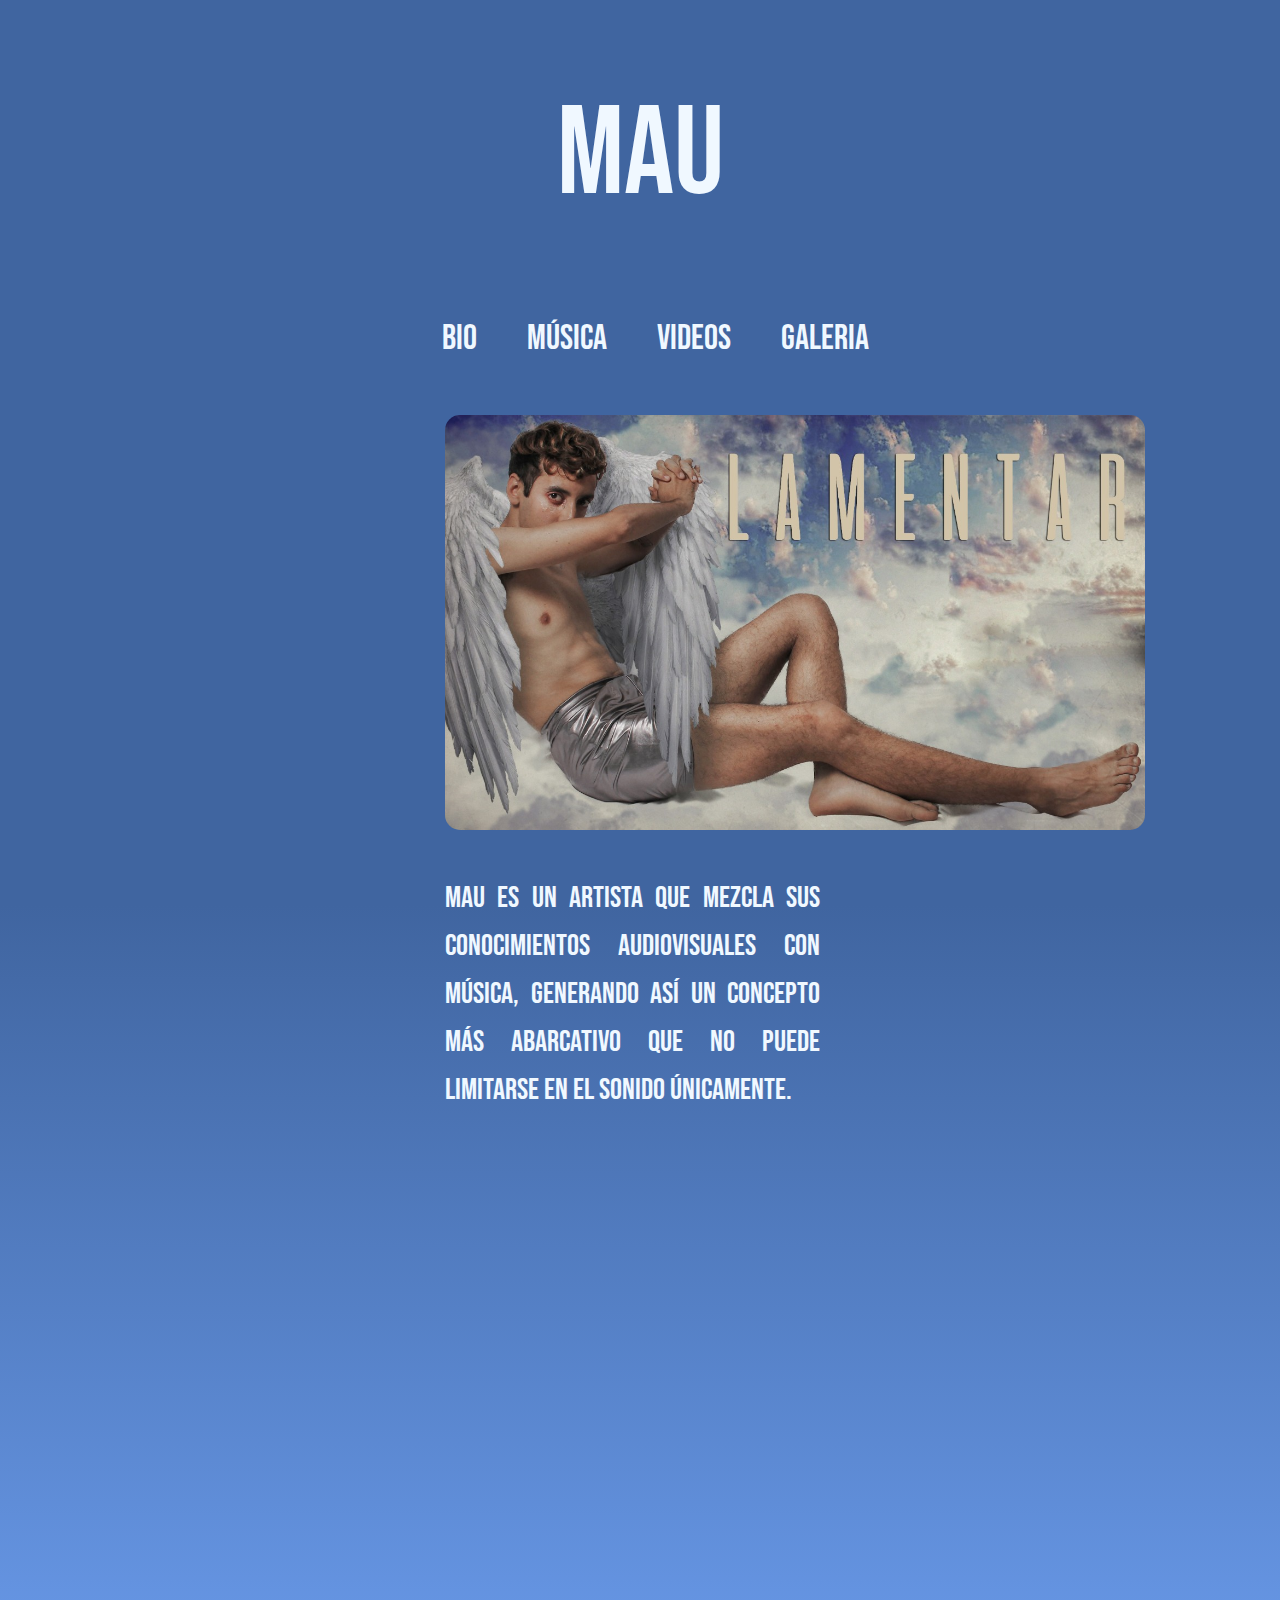
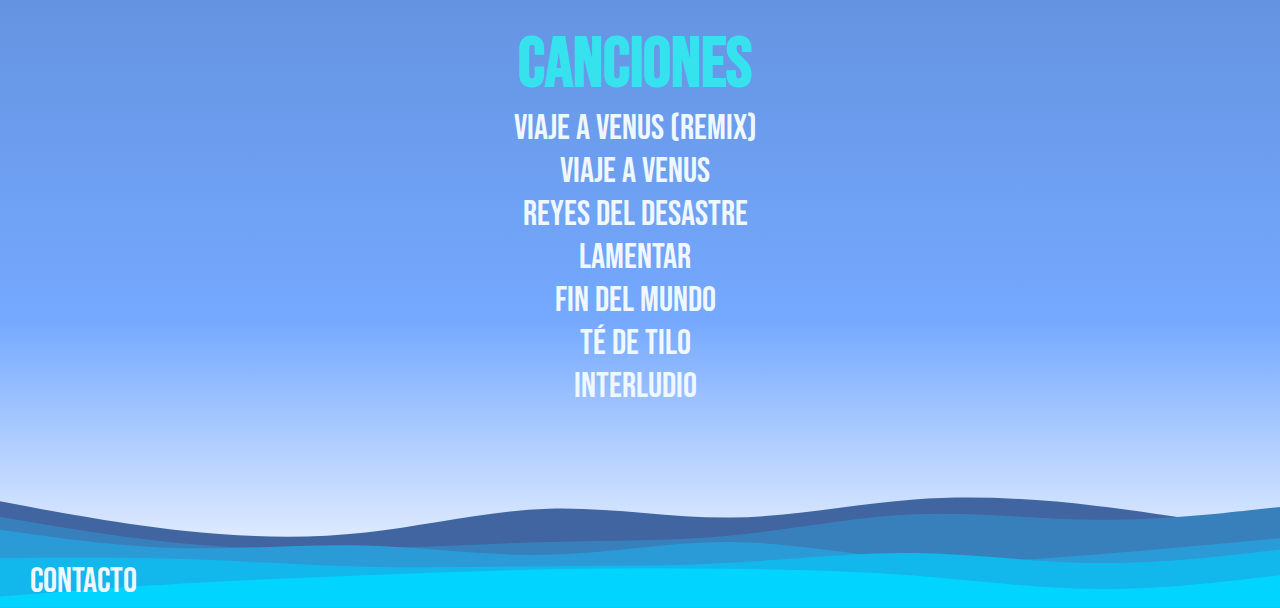
<file: index.html>
<!DOCTYPE html>
<html lang="es">

<head>
    <meta charset="UTF-8">
    <meta http-equiv="X-UA-Compatible" content="IE=edge">
    <meta name="viewport" content="width=device-width, initial-scale=1.0">
    <link rel="stylesheet" href="https://cdn.jsdelivr.net/npm/bootstrap@4.6.1/dist/css/bootstrap.min.css" integrity="sha384-zCbKRCUGaJDkqS1kPbPd7TveP5iyJE0EjAuZQTgFLD2ylzuqKfdKlfG/eSrtxUkn" crossorigin="anonymous">
    <meta name="keywords" content="Mau, Viaje A Venus, Reyes Del Desastres, Lamentar, Fin del Mundo, Té de Tilo, Interludio, Audiovisuales, Audiovisual, Músico, Pop, Pop Sintético">
    <meta name="description" content="MAU, artista audiovisual">
    <link rel="stylesheet" href="css/estilos.css">
    <title>MAU</title>
</head>

<body>
    <header>
        <h1>MAU</h1>
        <nav class="navbar navbar-expand justify-content-center">
            <ul class="navbar-nav">
                <li class="nav-item"><a class="nav-link" href="paginas/bio.html">BIO</a></li>
                <li class="nav-item"><a class="nav-link" href="paginas/música.html">MÚSICA</a></li>
                <li class="nav-item"><a class="nav-link" href="paginas/videos.html">VIDEOS</a></li>
                <li class="nav-item"><a class="nav-link" href="paginas/galeria.html">GALERIA</a></li>
            </ul>
        </nav>
    </header>
    <main>
        <div>
            <img src="imagenes/17.jpeg" alt="Lamentar">
            <p>MAU es un artista que mezcla sus conocimientos audiovisuales con música, generando así un concepto más abarcativo que no puede limitarse en el sonido únicamente.</p>
            <iframe src="https://www.youtube.com/embed/pRGtMw4FtB8" title="YouTube video player" frameborder="0" allow="accelerometer; autoplay; clipboard-write; encrypted-media; gyroscope; picture-in-picture" allowfullscreen></iframe>
        </div>
            <h2>Canciones</h2>
            <ul>
                <li>Viaje a Venus (Remix)</li>
                <li>Viaje a Venus</li>
                <li>Reyes del Desastre</li>
                <li>Lamentar</li>
                <li>Fin del Mundo</li>
                <li>Té de Tilo</li>
                <li>Interludio</li>
            </ul>
    </main>
    <footer>
        <nav class="navbar navbar-expand-sm justify-content-start">
            <ul class="navbar-nav">
                <li class="nav-item"><a class="nav-link" href="paginas/contacto.html">CONTACTO</a></li>
            </ul>
        </nav>
    </footer>
    <script src="https://cdn.jsdelivr.net/npm/jquery@3.5.1/dist/jquery.slim.min.js" integrity="sha384-DfXdz2htPH0lsSSs5nCTpuj/zy4C+OGpamoFVy38MVBnE+IbbVYUew+OrCXaRkfj" crossorigin="anonymous">
    </script>
    <script src="https://cdn.jsdelivr.net/npm/popper.js@1.16.1/dist/umd/popper.min.js" integrity="sha384-9/reFTGAW83EW2RDu2S0VKaIzap3H66lZH81PoYlFhbGU+6BZp6G7niu735Sk7lN" crossorigin="anonymous">
    </script>
    <script src="https://cdn.jsdelivr.net/npm/bootstrap@4.6.1/dist/js/bootstrap.min.js" integrity="sha384-VHvPCCyXqtD5DqJeNxl2dtTyhF78xXNXdkwX1CZeRusQfRKp+tA7hAShOK/B/fQ2" crossorigin="anonymous">
    </script>

</body>

</html>
</file>
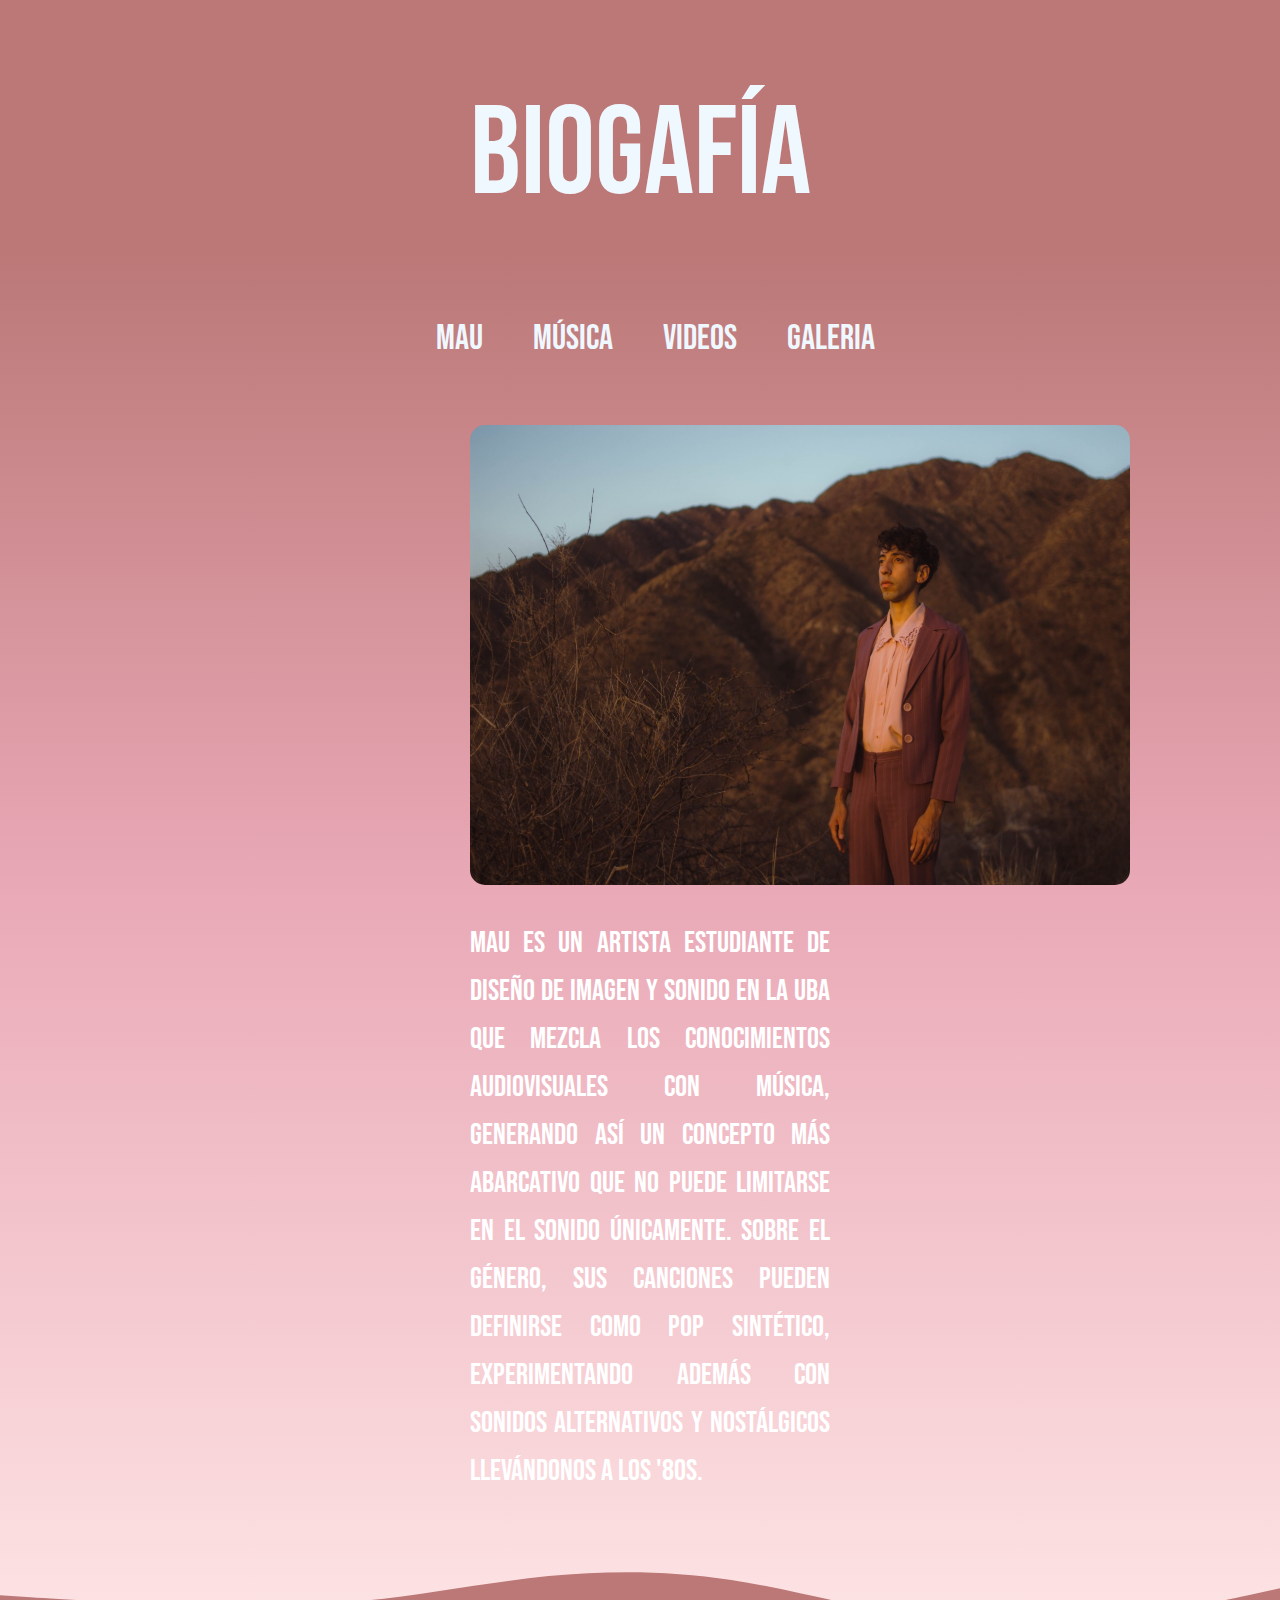
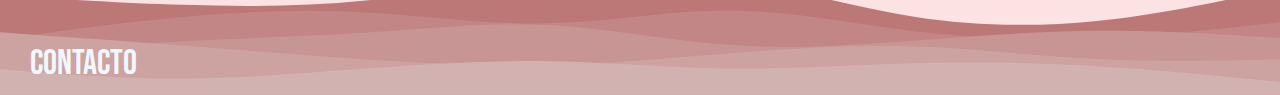
<file: paginas/bio.html>
<!DOCTYPE html>
<html lang="es">

<head>
    <meta charset="UTF-8">
    <meta http-equiv="X-UA-Compatible" content="IE=edge">
    <meta name="viewport" content="width=device-width, initial-scale=1.0">
    <link rel="stylesheet" href="https://cdn.jsdelivr.net/npm/bootstrap@4.6.1/dist/css/bootstrap.min.css" integrity="sha384-zCbKRCUGaJDkqS1kPbPd7TveP5iyJE0EjAuZQTgFLD2ylzuqKfdKlfG/eSrtxUkn" crossorigin="anonymous">
    <meta name="keywords" content="Mau, Viaje A Venus, Reyes Del Desastres, Lamentar, Fin del Mundo, Té de Tilo, Interludio, Audiovisuales, Audiovisual, Músico, Pop, Pop Sintético">
    <meta name="description" content="MAU, artista audiovisual, estudiante de diseño de imagen y sonido en la UBA">
    <link rel="stylesheet" href="../css/estilos.css">
    <title>MAU BIO</title>
</head>

<body class="body-bio">
    <header class="header-bio">
        <h1 class="header-bio-h1">Biogafía</h1>
        <nav class="navbar navbar-expand justify-content-center">
            <ul class="navbar-nav">
                <li class="nav-item"><a class="nav-link" href="../index.html">MAU</a></li>
                <li class="nav-item"><a class="nav-link" href="../paginas/música.html">MÚSICA</a></li>
                <li class="nav-item"><a class="nav-link" href="../paginas/videos.html">VIDEOS</a></li>
                <li class="nav-item"><a class="nav-link" href="../paginas/galeria.html">GALERIA</a></li>
            </ul>
        </nav>
    </header>
    <main class="main-bio">
        <div class="main-bio-div">
            <img class="main-bio-img" src="../imagenes/18.jpeg" alt="Bio">
            <p class="main-bio-p">MAU es un artista estudiante de Diseño de Imagen y Sonido en la UBA que mezcla los conocimientos audiovisuales con música, generando así un concepto más abarcativo que no puede limitarse en el sonido únicamente. Sobre el género, sus canciones pueden definirse como pop sintético, experimentando además con sonidos alternativos y nostálgicos llevándonos a los '80s.</p>
        </div>
    </main>
    <footer class="footer-bio">
        <nav class="navbar navbar-expand-sm justify-content-start">
            <ul class="navbar-nav">
                <li class="nav-item"><a class="nav-link" href="../paginas/contacto.html">CONTACTO</a></li>
            </ul>
        </nav>
    </footer>
    <script src="https://cdn.jsdelivr.net/npm/jquery@3.5.1/dist/jquery.slim.min.js" integrity="sha384-DfXdz2htPH0lsSSs5nCTpuj/zy4C+OGpamoFVy38MVBnE+IbbVYUew+OrCXaRkfj" crossorigin="anonymous">
    </script>
    <script src="https://cdn.jsdelivr.net/npm/popper.js@1.16.1/dist/umd/popper.min.js" integrity="sha384-9/reFTGAW83EW2RDu2S0VKaIzap3H66lZH81PoYlFhbGU+6BZp6G7niu735Sk7lN" crossorigin="anonymous">
    </script>
    <script src="https://cdn.jsdelivr.net/npm/bootstrap@4.6.1/dist/js/bootstrap.min.js" integrity="sha384-VHvPCCyXqtD5DqJeNxl2dtTyhF78xXNXdkwX1CZeRusQfRKp+tA7hAShOK/B/fQ2" crossorigin="anonymous">
    </script>

</body>

</html>
</file>
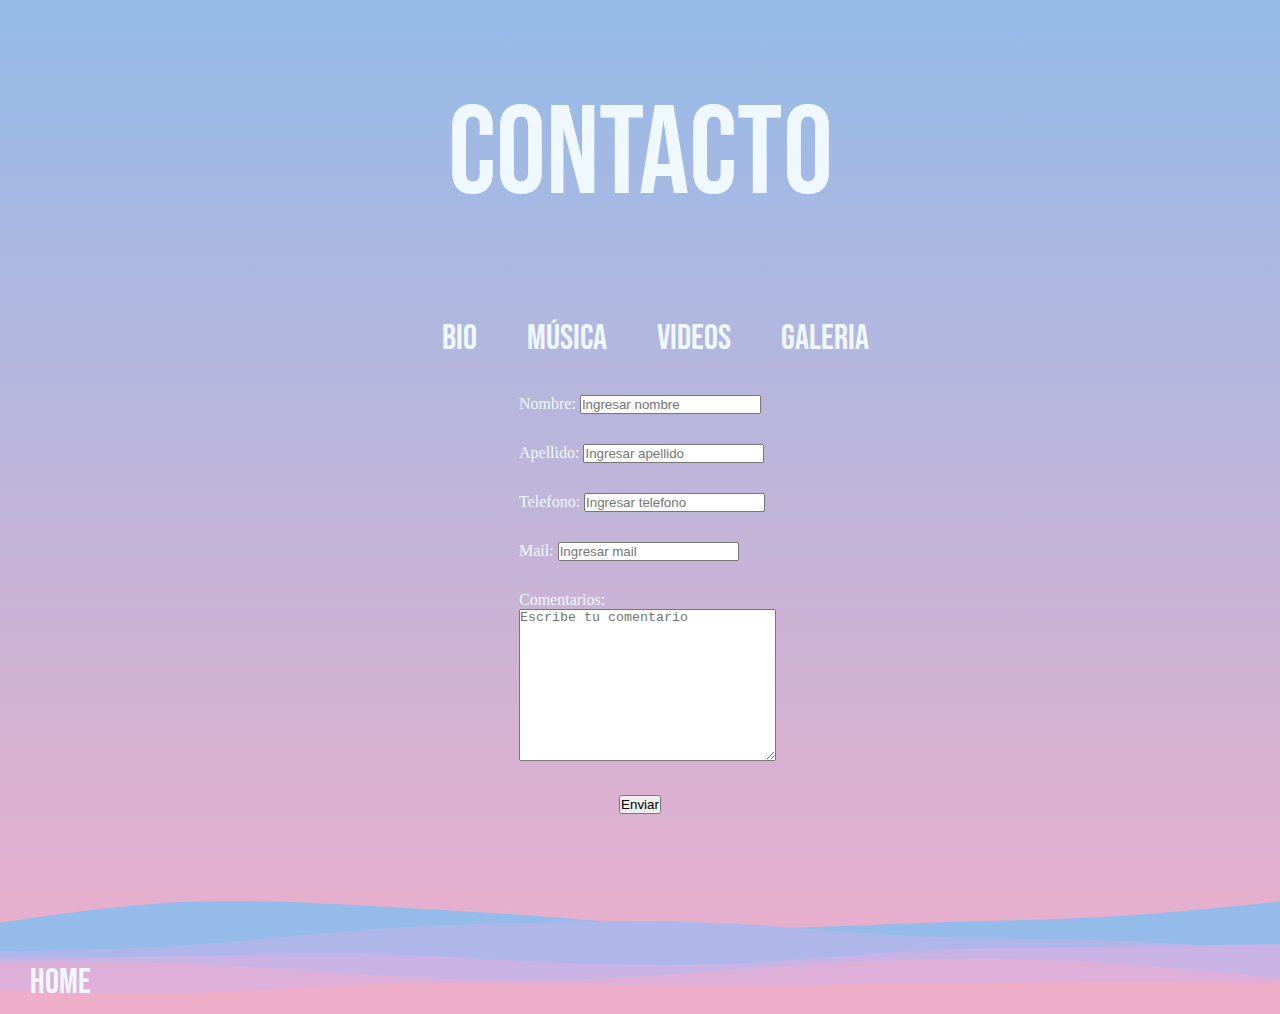
<file: paginas/contacto.html>
<!DOCTYPE html>
<html lang="es">

<head>
    <meta charset="UTF-8">
    <meta http-equiv="X-UA-Compatible" content="IE=edge">
    <meta name="viewport" content="width=device-width, initial-scale=1.0">
    <link rel="stylesheet" href="https://cdn.jsdelivr.net/npm/bootstrap@4.6.1/dist/css/bootstrap.min.css" integrity="sha384-zCbKRCUGaJDkqS1kPbPd7TveP5iyJE0EjAuZQTgFLD2ylzuqKfdKlfG/eSrtxUkn" crossorigin="anonymous">
    <meta name="keywords" content="Mau, Viaje A Venus, Reyes Del Desastres, Lamentar, Fin del Mundo, Té de Tilo, Interludio, Audiovisuales, Audiovisual, Músico, Pop, Pop Sintético">
    <meta name="description" content="MAU, artista audiovisual, estudiante de diseño de imagen y sonido en la UBA">
    <link rel="stylesheet" href="../css/estilos.css">
    <title>MAU CONTACTO</title>
</head>

<body class="body-contact">
    <header class="header-contact">
        <h1>CONTACTO</h1>
        <nav class="navbar navbar-expand justify-content-center">
            <ul class="navbar-nav">
                <li class="nav-item"><a class="nav-link" href="../paginas/bio.html">BIO</a></li>
                <li class="nav-item"><a class="nav-link" href="../paginas/música.html">MÚSICA</a></li>
                <li class="nav-item"><a class="nav-link" href="../paginas/videos.html">VIDEOS</a></li>
                <li class="nav-item"><a class="nav-link" href="../paginas/galeria.html">GALERIA</a></li>
            </ul>
        </nav>
    </header>
    <main class="main-contact">
        <form action="/action_page.php">
            <div class="form-group">
                <label for="Nombre">Nombre:</label>
                <input type="nombre" class="form-control" placeholder="Ingresar nombre" id="Nombre">
            </div>
            <div class="form-group">
                <label for="Apellido">Apellido:</label>
                <input type="apellido" class="form-control" placeholder="Ingresar apellido" id="Apellido">
            </div>
            <div class="form-group">
                <label for="TEL">Telefono:</label>
                <input type="tel" class="form-control" placeholder="Ingresar telefono" id="TEL">
            </div>
            <div class="form-group">
                <label for="mail">Mail:</label>
                <input type="mail" class="form-control" placeholder="Ingresar mail" id="Mail">
            </div>
            <div class="form-group">
                <label for="comentarios">Comentarios:</label> <br>
                <textarea class="form-control" name="" id="Comentarios" cols="30" rows="10" placeholder="Escribe tu comentario"></textarea>
            </div>
            <button type="submit" class="btn btn-info">Enviar</button>
        </form>
    </main>
    <footer class="footer-contact">
        <nav class="navbar navbar-expand-sm justify-content-start">
            <ul class="navbar-nav">
                <li class="nav-item"><a class="nav-link" href="../index.html">HOME</a></li>
            </ul>
        </nav>
    </footer>
    <script src="https://cdn.jsdelivr.net/npm/jquery@3.5.1/dist/jquery.slim.min.js"
        integrity="sha384-DfXdz2htPH0lsSSs5nCTpuj/zy4C+OGpamoFVy38MVBnE+IbbVYUew+OrCXaRkfj" crossorigin="anonymous">
    </script>
    <script src="https://cdn.jsdelivr.net/npm/popper.js@1.16.1/dist/umd/popper.min.js"
        integrity="sha384-9/reFTGAW83EW2RDu2S0VKaIzap3H66lZH81PoYlFhbGU+6BZp6G7niu735Sk7lN" crossorigin="anonymous">
    </script>
    <script src="https://cdn.jsdelivr.net/npm/bootstrap@4.6.1/dist/js/bootstrap.min.js"
        integrity="sha384-VHvPCCyXqtD5DqJeNxl2dtTyhF78xXNXdkwX1CZeRusQfRKp+tA7hAShOK/B/fQ2" crossorigin="anonymous">
    </script>

</body>

</html>
</file>
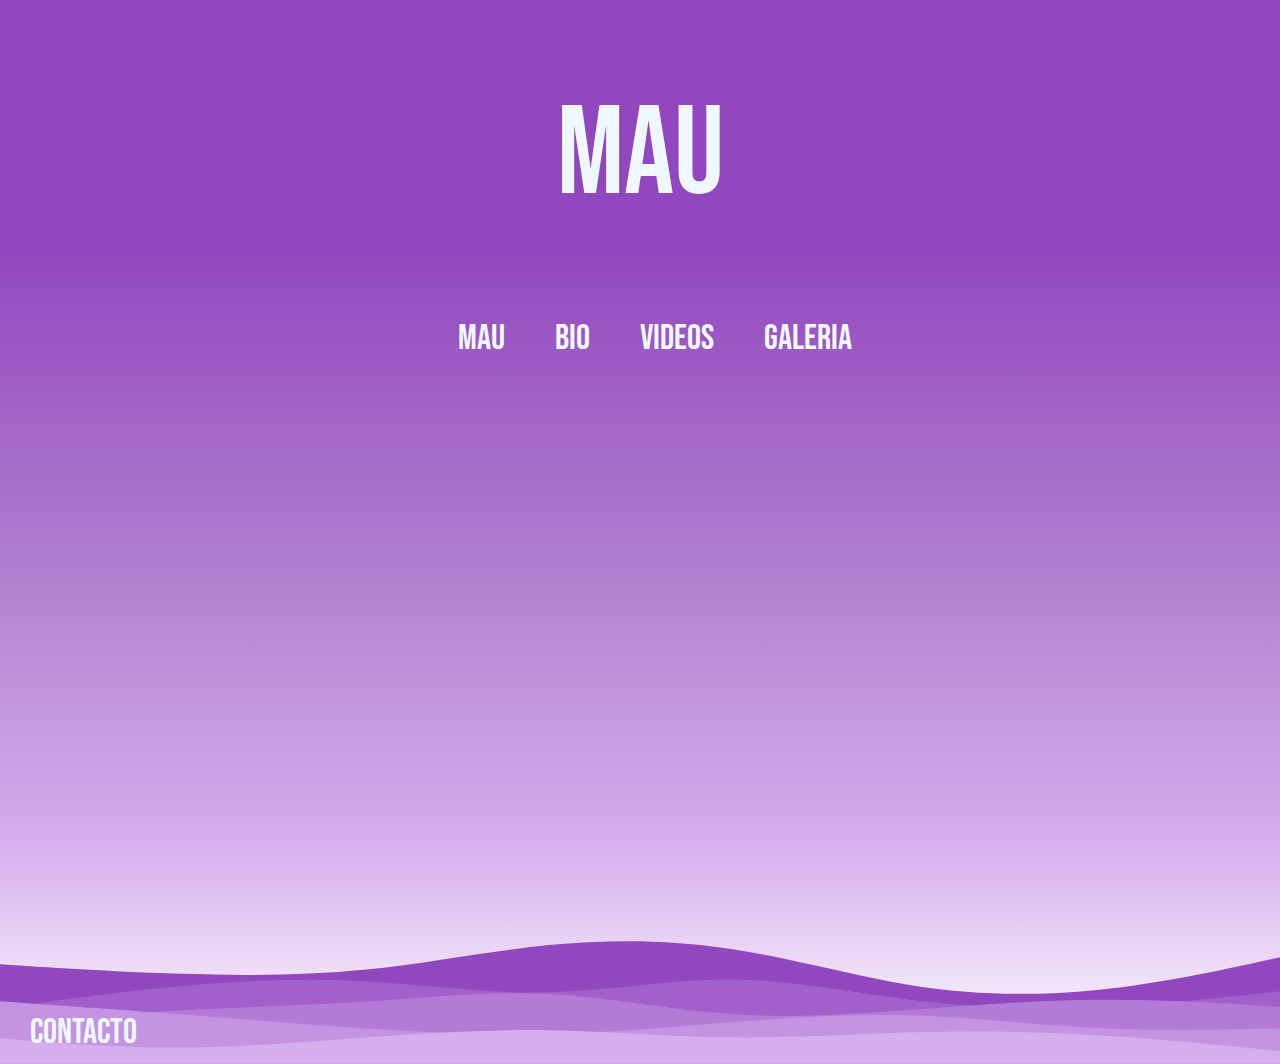
<file: paginas/música.html>
<!DOCTYPE html>
<html lang="es">

<head>
    <meta charset="UTF-8">
    <meta http-equiv="X-UA-Compatible" content="IE=edge">
    <meta name="viewport" content="width=device-width, initial-scale=1.0">
    <link rel="stylesheet" href="https://cdn.jsdelivr.net/npm/bootstrap@4.6.1/dist/css/bootstrap.min.css" integrity="sha384-zCbKRCUGaJDkqS1kPbPd7TveP5iyJE0EjAuZQTgFLD2ylzuqKfdKlfG/eSrtxUkn" crossorigin="anonymous">
    <meta name="keywords" content="Mau, Viaje A Venus, Reyes Del Desastres, Lamentar, Fin del Mundo, Té de Tilo, Interludio, Audiovisuales, Audiovisual, Músico, Pop, Pop Sintético">
    <meta name="description" content="Pop sintético y lista de reproducción de spotify">
    <link rel="stylesheet" href="../css/estilos.css">
    <title>MAU MÙSICA</title>
</head>

<body class="body-musica">
    <header class="header-musica">
        <h1>MAU</h1>
        <nav class="navbar navbar-expand justify-content-center">
            <ul class="navbar-nav">
                <li class="nav-item"><a class="nav-link" href="../index.html">MAU</a></li>
                <li class="nav-item"><a class="nav-link" href="../paginas/bio.html">BIO</a></li>
                <li class="nav-item"><a class="nav-link" href="../paginas/videos.html">VIDEOS</a></li>
                <li class="nav-item"><a class="nav-link" href="../paginas/galeria.html">GALERIA</a></li>
            </ul>
        </nav>
    </header>
    <main class="main-musica">
        <div class="main-musica-div">
            <iframe  style="border-radius:12px"
                src="https://open.spotify.com/embed/artist/188KxC9XxldruyUR32f5Jl?utm_source=generator&theme=0" width="600px" height="300px" frameBorder="0" allowfullscreen="" allow="autoplay; clipboard-write; encrypted-media; fullscreen; picture-in-picture" class="article-musica-ifr"></iframe>
        </div>
    </main>
    <footer class="footer-musica">
        <nav class="navbar navbar-expand-sm justify-content-start">
            <ul class="navbar-nav">
                <li class="nav-item"><a class="nav-link" href="../paginas/contacto.html">CONTACTO</a></li>
            </ul>
        </nav>
    </footer>
    <script src="https://cdn.jsdelivr.net/npm/jquery@3.5.1/dist/jquery.slim.min.js" integrity="sha384-DfXdz2htPH0lsSSs5nCTpuj/zy4C+OGpamoFVy38MVBnE+IbbVYUew+OrCXaRkfj" crossorigin="anonymous">
    </script>
    <script src="https://cdn.jsdelivr.net/npm/popper.js@1.16.1/dist/umd/popper.min.js" integrity="sha384-9/reFTGAW83EW2RDu2S0VKaIzap3H66lZH81PoYlFhbGU+6BZp6G7niu735Sk7lN" crossorigin="anonymous">
    </script>
    <script src="https://cdn.jsdelivr.net/npm/bootstrap@4.6.1/dist/js/bootstrap.min.js" integrity="sha384-VHvPCCyXqtD5DqJeNxl2dtTyhF78xXNXdkwX1CZeRusQfRKp+tA7hAShOK/B/fQ2" crossorigin="anonymous">
    </script>

</body>

</html>
</file>
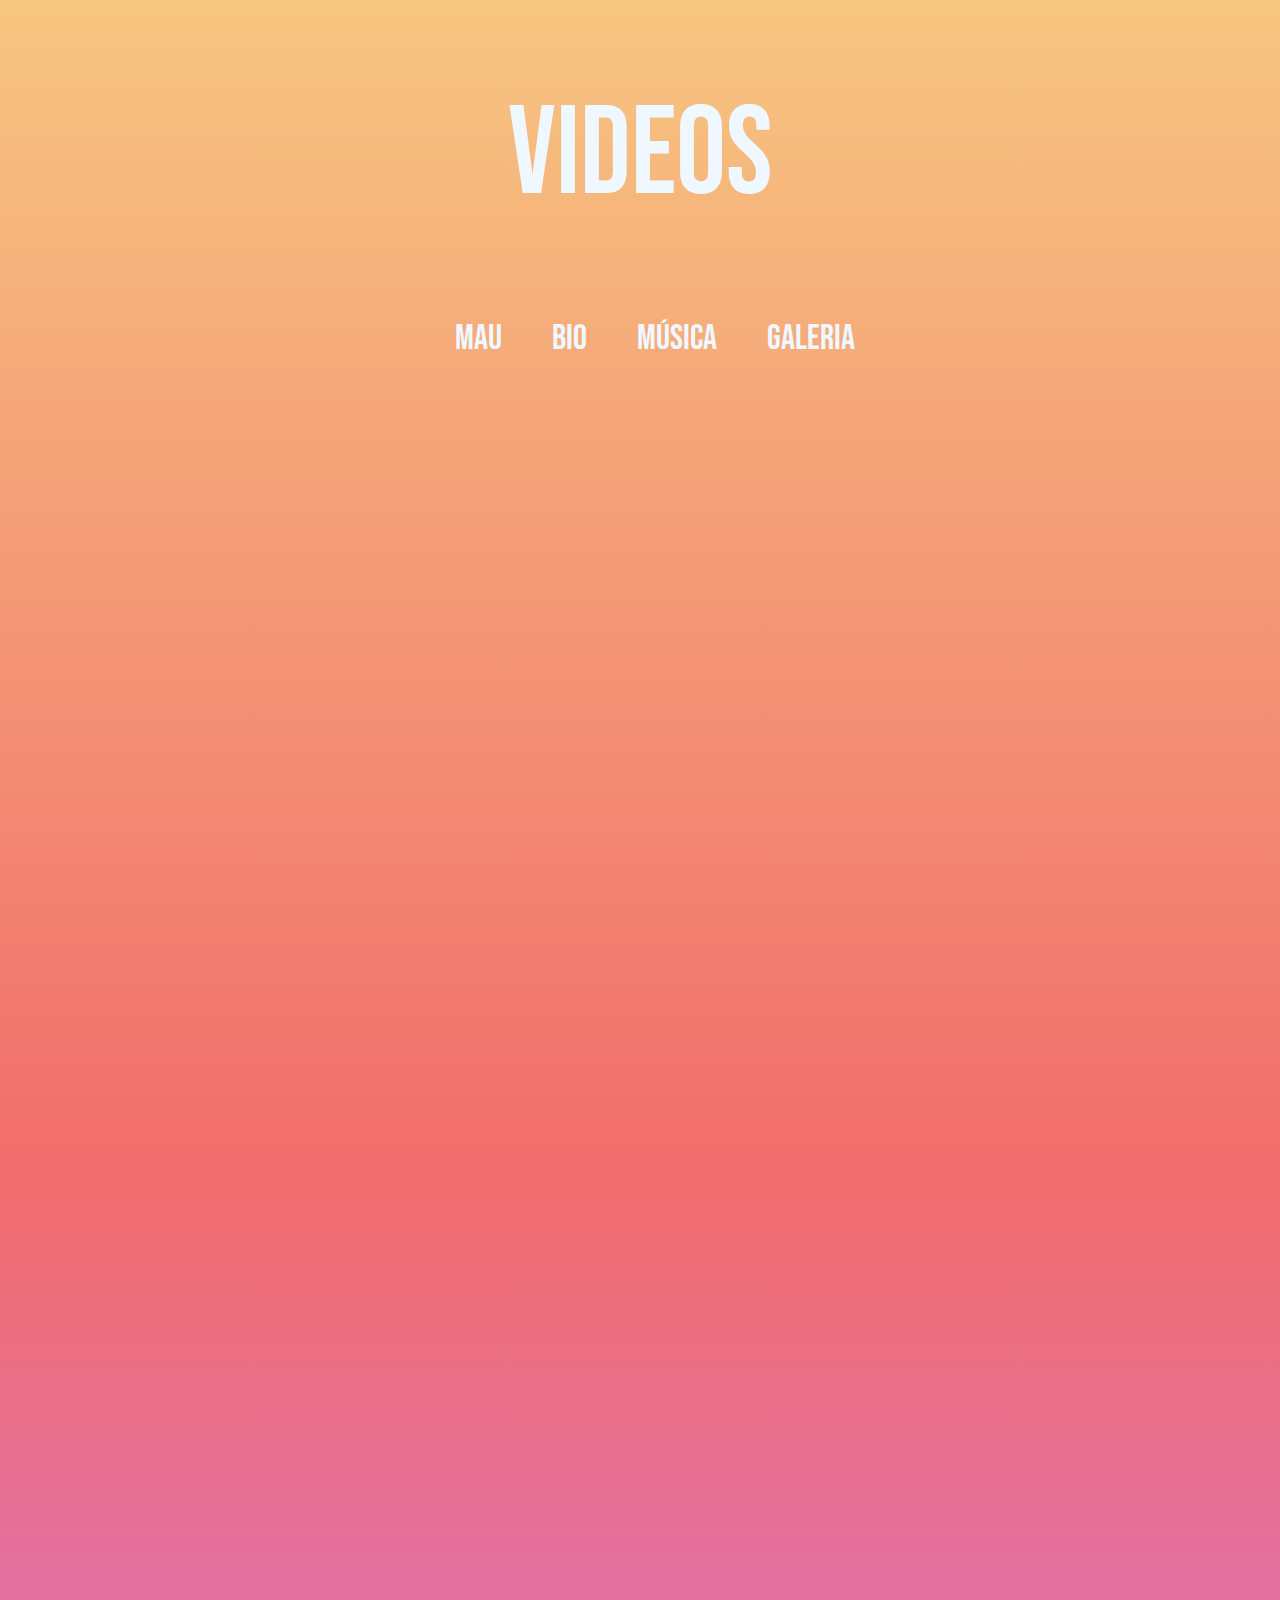
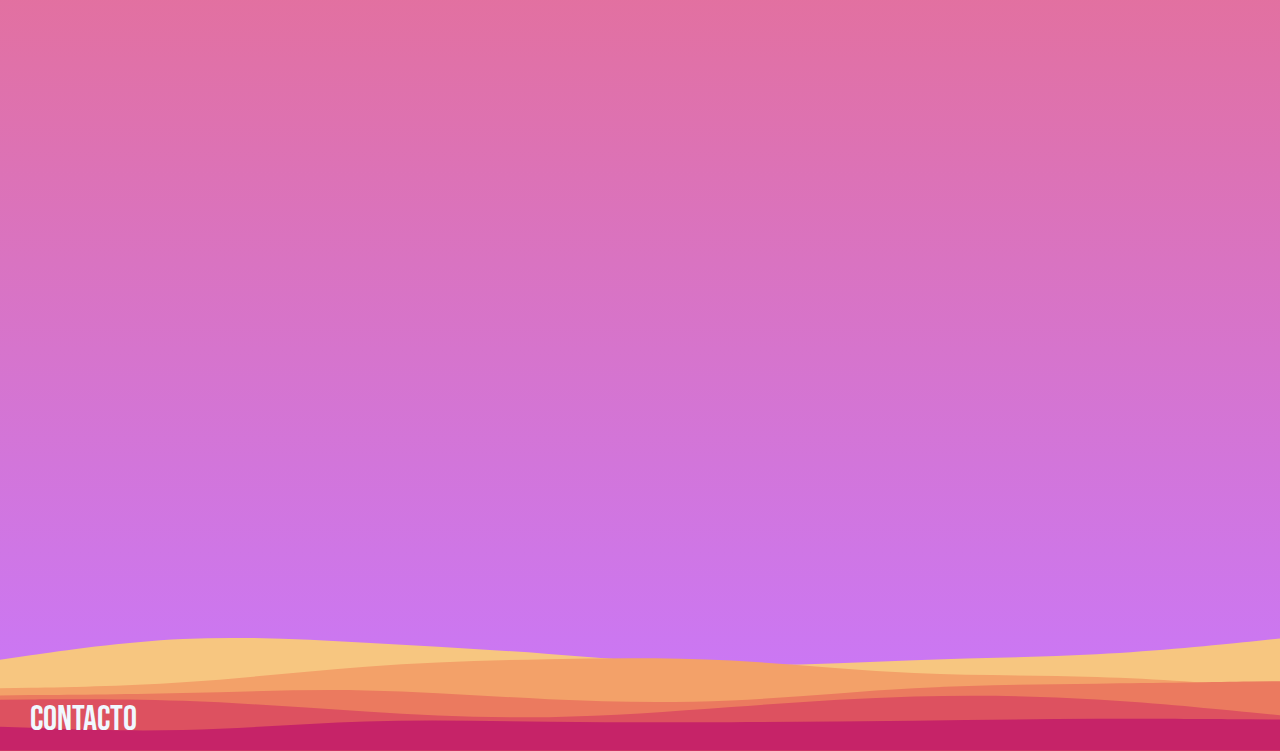
<file: paginas/videos.html>
<!DOCTYPE html>
<html lang="es">

<head>
    <meta charset="UTF-8">
    <meta http-equiv="X-UA-Compatible" content="IE=edge">
    <meta name="viewport" content="width=device-width, initial-scale=1.0">
    <link rel="stylesheet" href="https://cdn.jsdelivr.net/npm/bootstrap@4.6.1/dist/css/bootstrap.min.css" integrity="sha384-zCbKRCUGaJDkqS1kPbPd7TveP5iyJE0EjAuZQTgFLD2ylzuqKfdKlfG/eSrtxUkn" crossorigin="anonymous">
    <meta name="keywords" content="Mau, Viaje A Venus, Reyes Del Desastres, Lamentar, Fin del Mundo, Té de Tilo, Interludio, Audiovisuales, Audiovisual, Músico, Pop, Pop Sintético">
    <meta name="description" content="Videos de YouTube donde despliega su música y conocimientos audiovisuales">
    <link rel="stylesheet" href="../css/estilos.css">
    <title>MAU VIDEO</title>
</head>

<body class="body-videos">
    <header class="header-videos">
        <h1>VIDEOS</h1>
        <nav class="navbar navbar-expand justify-content-center">
            <ul class="navbar-nav">
                <li class="nav-item"><a class="nav-link" href="../index.html">MAU</a></li>
                <li class="nav-item"><a class="nav-link" href="../paginas/bio.html">BIO</a></li>
                <li class="nav-item"><a class="nav-link" href="../paginas/música.html">MÚSICA</a></li>
                <li class="nav-item"><a class="nav-link" href="../paginas/galeria.html">GALERIA</a></li>
            </ul>
        </nav>
    </header>
    <main class="main-videos">
        <div class="contenedor2">
                <iframe width="600" height="315" src="https://www.youtube.com/embed/pRGtMw4FtB8" title="YouTube video player" frameborder="0" allow="accelerometer; autoplay; clipboard-write; encrypted-media; gyroscope; picture-in-picture" allowfullscreen></iframe>

                <iframe width="600" height="315" src="https://www.youtube.com/embed/OV8OjF09zWg" title="YouTube video player" frameborder="0" allow="accelerometer; autoplay; clipboard-write; encrypted-media; gyroscope; picture-in-picture" allowfullscreen></iframe>

                <iframe width="600" height="315" src="https://www.youtube.com/embed/eoC5yJHBl1Y" title="YouTube video player" frameborder="0" allow="accelerometer; autoplay; clipboard-write; encrypted-media; gyroscope; picture-in-picture" allowfullscreen></iframe>

                <iframe width="600" height="315" src="https://www.youtube.com/embed/ptFMPMWqiYQ" title="YouTube video player" frameborder="0" allow="accelerometer; autoplay; clipboard-write; encrypted-media; gyroscope; picture-in-picture" allowfullscreen></iframe>

        </div>
    </main>
    <footer class="footer-videos">
        <nav class="navbar navbar-expand-sm justify-content-start">
            <ul class="navbar-nav">
                <li class="nav-item"><a class="nav-link" href="../paginas/contacto.html">CONTACTO</a></li>
            </ul>
        </nav>
    </footer>
    <script src="https://cdn.jsdelivr.net/npm/jquery@3.5.1/dist/jquery.slim.min.js"
        integrity="sha384-DfXdz2htPH0lsSSs5nCTpuj/zy4C+OGpamoFVy38MVBnE+IbbVYUew+OrCXaRkfj" crossorigin="anonymous">
    </script>
    <script src="https://cdn.jsdelivr.net/npm/popper.js@1.16.1/dist/umd/popper.min.js"
        integrity="sha384-9/reFTGAW83EW2RDu2S0VKaIzap3H66lZH81PoYlFhbGU+6BZp6G7niu735Sk7lN" crossorigin="anonymous">
    </script>
    <script src="https://cdn.jsdelivr.net/npm/bootstrap@4.6.1/dist/js/bootstrap.min.js"
        integrity="sha384-VHvPCCyXqtD5DqJeNxl2dtTyhF78xXNXdkwX1CZeRusQfRKp+tA7hAShOK/B/fQ2" crossorigin="anonymous">
    </script>
</body>

</html>
</file>
<file: css/estilos.css>
@import url("https://fonts.googleapis.com/css2?family=Bebas+Neue&display=swap");
* {
  margin: 0;
  padding: 0;
}

body {
  width: 100%;
  height: 100%;
  background: white;
  background: -webkit-gradient(linear, left bottom, left top, from(white), color-stop(13%, #75a9ff), color-stop(59%, #4065a0));
  background: linear-gradient(0deg, white 0%, #75a9ff 13%, #4065a0 59%);
}

header {
  display: -webkit-box;
  display: -ms-flexbox;
  display: flex;
  -webkit-box-orient: vertical;
  -webkit-box-direction: normal;
      -ms-flex-flow: column wrap;
          flex-flow: column wrap;
  -webkit-box-pack: center;
      -ms-flex-pack: center;
          justify-content: center;
  -ms-flex-line-pack: center;
      align-content: center;
}

header h1 {
  margin: 0px;
  padding: 0px;
  text-align: center;
  line-height: 2.5;
  font-family: "Bebas Neue", cursive;
  font-size: 125px;
  font-weight: lighter;
  color: aliceblue;
}

header nav {
  margin: 0;
  padding: 0;
}

header nav ul {
  display: -webkit-box;
  display: -ms-flexbox;
  display: flex;
  -webkit-box-orient: horizontal;
  -webkit-box-direction: normal;
      -ms-flex-direction: row;
          flex-direction: row;
  -ms-flex-wrap: nowrap;
      flex-wrap: nowrap;
  -webkit-box-pack: center;
      -ms-flex-pack: center;
          justify-content: center;
  -ms-flex-line-pack: center;
      align-content: center;
  list-style: none;
}

header nav ul li a {
  margin: 0px;
  padding: 0px 10px 0px 40px;
  font-family: "Bebas Neue", cursive;
  font-weight: lighter;
  font-size: 35px;
  line-height: 1.5;
  text-decoration: none;
  color: aliceblue;
}

main {
  display: -webkit-box;
  display: -ms-flexbox;
  display: flex;
  -webkit-box-orient: vertical;
  -webkit-box-direction: normal;
      -ms-flex-direction: column;
          flex-direction: column;
  -ms-flex-wrap: wrap;
      flex-wrap: wrap;
  -ms-flex-line-pack: center;
      align-content: center;
  -webkit-box-pack: center;
      -ms-flex-pack: center;
          justify-content: center;
  text-align: center;
}

main div {
  margin: 0px 0px 30px 50px;
  padding: 0px 0px 0px 235px;
  text-align: justify;
}

main div img {
  width: 700px;
  height: 415px;
  margin: 50px 0px 0px 160px;
  border-radius: 15px;
}

main div p {
  margin: 40px 460px 40px 160px;
  font-family: "Bebas Neue", cursive;
  font-weight: lighter;
  font-size: 30px;
  line-height: 1.6;
  color: aliceblue;
}

main div iframe {
  width: 700px;
  height: 415px;
  margin: 20px 0px 0px 160px;
  border-radius: 10px;
}

main h2 {
  margin: 0px 10px 0px 0px;
  font-family: "Bebas Neue", cursive;
  font-weight: bold;
  font-size: 70px;
  color: #36e2ee;
}

main ul {
  margin: 0px 10px 0px 0px;
  font-family: "Bebas Neue", cursive;
  list-style-type: none;
  color: aliceblue;
  font-size: 35px;
}

footer {
  margin: 0px;
  padding: 0px 10px 0px 0px;
  height: 200px;
  background-image: url(../imagenes/layered-waves-haikei.svg);
  background-size: cover;
  background-repeat: no-repeat;
  background-position: bottom;
  display: -webkit-box;
  display: -ms-flexbox;
  display: flex;
  -webkit-box-pack: start;
      -ms-flex-pack: start;
          justify-content: flex-start;
  -webkit-box-align: end;
      -ms-flex-align: end;
          align-items: flex-end;
}

footer nav {
  margin: 0;
  padding: 0;
}

footer nav ul li a {
  margin: 0px;
  padding: 0px 30px 0px 30px;
  font-family: "Bebas Neue", cursive;
  font-weight: lighter;
  font-size: 35px;
  line-height: 1.5;
  list-style: none;
  text-decoration: none;
  color: aliceblue;
}

.body-bio {
  width: 100%;
  height: 100%;
  background: #ffe9e9;
  background: -webkit-gradient(linear, left bottom, left top, from(#ffe9e9), color-stop(48%, #e9a8b6), color-stop(85%, #bb7877));
  background: linear-gradient(0deg, #ffe9e9 0%, #e9a8b6 48%, #bb7877 85%);
}

.header-bio {
  display: -webkit-box;
  display: -ms-flexbox;
  display: flex;
  -webkit-box-orient: vertical;
  -webkit-box-direction: normal;
      -ms-flex-flow: column wrap;
          flex-flow: column wrap;
  -webkit-box-pack: center;
      -ms-flex-pack: center;
          justify-content: center;
  -ms-flex-line-pack: center;
      align-content: center;
}

.main-bio {
  display: -webkit-box;
  display: -ms-flexbox;
  display: flex;
  -webkit-box-orient: vertical;
  -webkit-box-direction: normal;
      -ms-flex-direction: column;
          flex-direction: column;
  -ms-flex-wrap: wrap;
      flex-wrap: wrap;
  -ms-flex-line-pack: center;
      align-content: center;
  -webkit-box-pack: center;
      -ms-flex-pack: center;
          justify-content: center;
  text-align: center;
}

.main-bio .main-bio-div {
  margin: 0px;
  padding: 0px;
  text-align: justify;
}

.main-bio .main-bio-div .main-bio-img {
  margin: 60px 0px 30px 470px;
  padding: 0px;
  width: 660px;
  height: 460px;
  border-radius: 15px;
}

.main-bio .main-bio-div .main-bio-p {
  margin: 0px 450px 0px 470px;
  font-family: "Bebas Neue", cursive;
  font-weight: lighter;
  font-size: 30px;
  line-height: 1.6;
  color: white;
}

.footer-bio, .footer-musica, .footer-contact, .footer-galeria {
  margin: 0px;
  padding: 0px 10px 0px 0px;
  height: 200px;
  background-image: url(../imagenes/f2-900.svg);
  background-size: cover;
  background-repeat: no-repeat;
  background-position: bottom;
  display: -webkit-box;
  display: -ms-flexbox;
  display: flex;
  -webkit-box-orient: horizontal;
  -webkit-box-direction: normal;
      -ms-flex-flow: row wrap;
          flex-flow: row wrap;
  -webkit-box-pack: start;
      -ms-flex-pack: start;
          justify-content: flex-start;
  -webkit-box-align: end;
      -ms-flex-align: end;
          align-items: flex-end;
  list-style: none;
  font-family: "Bebas Neue", cursive;
  font-weight: lighter;
  font-size: 30px;
  line-height: 2;
  color: aliceblue;
}

.body-musica {
  width: 100%;
  height: 100%;
  background: white;
  background: -webkit-gradient(linear, left bottom, left top, from(white), color-stop(21%, #d5aeed), color-stop(46%, #b180cf), color-stop(77%, #9147be));
  background: linear-gradient(0deg, white 0%, #d5aeed 21%, #b180cf 46%, #9147be 77%);
}

.header-musica {
  display: -webkit-box;
  display: -ms-flexbox;
  display: flex;
  -webkit-box-orient: vertical;
  -webkit-box-direction: normal;
      -ms-flex-flow: column wrap;
          flex-flow: column wrap;
  -webkit-box-pack: center;
      -ms-flex-pack: center;
          justify-content: center;
  -ms-flex-line-pack: center;
      align-content: center;
}

.main-musica {
  display: -webkit-box;
  display: -ms-flexbox;
  display: flex;
  -webkit-box-orient: vertical;
  -webkit-box-direction: normal;
      -ms-flex-direction: column;
          flex-direction: column;
  -ms-flex-wrap: wrap;
      flex-wrap: wrap;
  -ms-flex-line-pack: center;
      align-content: center;
  -webkit-box-pack: center;
      -ms-flex-pack: center;
          justify-content: center;
  text-align: center;
}

.main-musica .main-musica-div {
  margin: 30px 150px 30px 0px;
  padding: 0px 0px 0px 0px;
}

.footer-musica {
  background-image: url(../imagenes/f3-900.svg);
}

.body-contact {
  width: 100%;
  height: 100%;
  background: #94bbe9;
  background: -webkit-gradient(linear, left top, left bottom, from(#94bbe9), to(#eeaeca));
  background: linear-gradient(180deg, #94bbe9 0%, #eeaeca 100%);
}

.header-contact {
  display: -webkit-box;
  display: -ms-flexbox;
  display: flex;
  -webkit-box-orient: vertical;
  -webkit-box-direction: normal;
      -ms-flex-flow: column wrap;
          flex-flow: column wrap;
  -webkit-box-pack: center;
      -ms-flex-pack: center;
          justify-content: center;
  -ms-flex-line-pack: center;
      align-content: center;
}

.main-contact {
  display: -webkit-box;
  display: -ms-flexbox;
  display: flex;
  -webkit-box-orient: vertical;
  -webkit-box-direction: normal;
      -ms-flex-direction: column;
          flex-direction: column;
  -ms-flex-wrap: wrap;
      flex-wrap: wrap;
  -ms-flex-line-pack: center;
      align-content: center;
  -webkit-box-pack: center;
      -ms-flex-pack: center;
          justify-content: center;
  text-align: center;
}

.main-contact .form-group {
  margin: 30px 220px 30px 0px;
  text-align: start;
}

.main-contact .form-group label {
  color: aliceblue;
}

.footer-contact {
  background-image: url(../imagenes/f6-900.svg);
}

.body-videos {
  width: 100%;
  height: 100%;
  background: #c878fe;
  background: -webkit-gradient(linear, left bottom, left top, from(#c878fe), color-stop(50%, #f16c6c), to(#f7c680));
  background: linear-gradient(0deg, #c878fe 0%, #f16c6c 50%, #f7c680 100%);
}

.header-videos {
  display: -webkit-box;
  display: -ms-flexbox;
  display: flex;
  -webkit-box-orient: vertical;
  -webkit-box-direction: normal;
      -ms-flex-flow: column wrap;
          flex-flow: column wrap;
  -webkit-box-pack: center;
      -ms-flex-pack: center;
          justify-content: center;
  -ms-flex-line-pack: center;
      align-content: center;
}

.main-videos {
  display: -webkit-box;
  display: -ms-flexbox;
  display: flex;
  -webkit-box-orient: vertical;
  -webkit-box-direction: normal;
      -ms-flex-direction: column;
          flex-direction: column;
  -ms-flex-wrap: wrap;
      flex-wrap: wrap;
  -ms-flex-line-pack: center;
      align-content: center;
  -webkit-box-pack: center;
      -ms-flex-pack: center;
          justify-content: center;
  text-align: center;
}

.footer-videos {
  margin: 0px;
  padding: 0px 10px 0px 0px;
  height: 200px;
  background-image: url(../imagenes/f5-900.svg);
  background-size: cover;
  background-repeat: no-repeat;
  background-position: bottom;
  display: -webkit-box;
  display: -ms-flexbox;
  display: flex;
  -webkit-box-orient: horizontal;
  -webkit-box-direction: normal;
      -ms-flex-flow: row wrap;
          flex-flow: row wrap;
  -webkit-box-pack: start;
      -ms-flex-pack: start;
          justify-content: flex-start;
  -webkit-box-align: end;
      -ms-flex-align: end;
          align-items: flex-end;
  list-style: none;
  font-family: "Bebas Neue", cursive;
  font-weight: lighter;
  font-size: 30px;
  line-height: 2;
  color: aliceblue;
}

.body-galeria {
  width: 100%;
  height: 100%;
  background: #3f5efb;
  background: -webkit-gradient(linear, left bottom, left top, from(#3f5efb), to(#fc466b));
  background: linear-gradient(0deg, #3f5efb 0%, #fc466b 100%);
}

.header-galeria {
  display: -webkit-box;
  display: -ms-flexbox;
  display: flex;
  -webkit-box-orient: vertical;
  -webkit-box-direction: normal;
      -ms-flex-flow: column wrap;
          flex-flow: column wrap;
  -webkit-box-pack: center;
      -ms-flex-pack: center;
          justify-content: center;
  -ms-flex-line-pack: center;
      align-content: center;
}

.main-galeria {
  display: -webkit-box;
  display: -ms-flexbox;
  display: flex;
  -webkit-box-orient: vertical;
  -webkit-box-direction: normal;
      -ms-flex-direction: column;
          flex-direction: column;
  -ms-flex-wrap: wrap;
      flex-wrap: wrap;
  -ms-flex-line-pack: center;
      align-content: center;
  -webkit-box-pack: center;
      -ms-flex-pack: center;
          justify-content: center;
  text-align: center;
}

.main-galeria .contenedor {
  width: 80%;
  min-height: 600px;
  margin: 10px 0px 10px 0px;
  display: -ms-grid;
  display: grid;
  -ms-grid-columns: (1fr)[3];
      grid-template-columns: repeat(3, 1fr);
  -ms-grid-rows: (200px)[13];
      grid-template-rows: repeat(13, 200px);
      grid-template-areas: "img1 img2 img3" "img1 img2 img3" "img1 img4 img5" "img6 img4 img5" "img6 img7 img7" "img6 img7 img7" "img8 img8 img9" "img8 img8 img9" "img10 img10 img11" "img10 img10 img11" "img12 img12 img11" "img12 img12 img11" "img12 img12 img11";
  grid-gap: 10px;
}

.main-galeria .contenedor .item {
  border: 2px;
  border-radius: 10px;
}

.main-galeria .contenedor .item .item1 {
  -ms-grid-row: 1;
  -ms-grid-row-span: 3;
  -ms-grid-column: 1;
  grid-area: img1;
  background-image: url(../imagenes/1.jpeg);
  background-position: center;
  background-size: cover;
}

.main-galeria .contenedor .item .item2 {
  -ms-grid-row: 1;
  -ms-grid-row-span: 2;
  -ms-grid-column: 2;
  grid-area: img2;
  background-image: url(../imagenes/7.jpeg);
  background-position: center;
  background-size: cover;
}

.main-galeria .contenedor .item .item3 {
  -ms-grid-row: 1;
  -ms-grid-row-span: 2;
  -ms-grid-column: 3;
  grid-area: img3;
  background-image: url(../imagenes/11.jpeg);
  background-position: center;
  background-size: cover;
}

.main-galeria .contenedor .item .item4 {
  -ms-grid-row: 3;
  -ms-grid-row-span: 2;
  -ms-grid-column: 2;
  grid-area: img4;
  background-image: url(../imagenes/10.jpeg);
  background-position: center;
  background-size: cover;
}

.main-galeria .contenedor .item .item5 {
  -ms-grid-row: 3;
  -ms-grid-row-span: 2;
  -ms-grid-column: 3;
  grid-area: img5;
  background-image: url(../imagenes/14.jpeg);
  background-position: center;
  background-size: cover;
}

.main-galeria .contenedor .item .item6 {
  -ms-grid-row: 4;
  -ms-grid-row-span: 3;
  -ms-grid-column: 1;
  grid-area: img6;
  background-image: url(../imagenes/5.jpeg);
  background-position: center;
  background-size: cover;
}

.main-galeria .contenedor .item .item7 {
  -ms-grid-row: 5;
  -ms-grid-row-span: 2;
  -ms-grid-column: 2;
  -ms-grid-column-span: 2;
  grid-area: img7;
  background-image: url(../imagenes/13.jpeg);
  background-position: center;
  background-size: cover;
}

.main-galeria .contenedor .item .item8 {
  -ms-grid-row: 7;
  -ms-grid-row-span: 2;
  -ms-grid-column: 1;
  -ms-grid-column-span: 2;
  grid-area: img8;
  background-image: url(../imagenes/3.jpeg);
  background-position: center;
  background-size: cover;
}

.main-galeria .contenedor .item .item9 {
  -ms-grid-row: 7;
  -ms-grid-row-span: 2;
  -ms-grid-column: 3;
  grid-area: img9;
  background-image: url(../imagenes/2.jpeg);
  background-position: center;
  background-size: cover;
}

.main-galeria .contenedor .item .item10 {
  -ms-grid-row: 9;
  -ms-grid-row-span: 2;
  -ms-grid-column: 1;
  -ms-grid-column-span: 2;
  grid-area: img10;
  background-image: url(../imagenes/16.jpeg);
  background-position: center;
  background-size: cover;
}

.main-galeria .contenedor .item .item11 {
  -ms-grid-row: 9;
  -ms-grid-row-span: 5;
  -ms-grid-column: 3;
  grid-area: img11;
  background-image: url(../imagenes/12.jpeg);
  background-position: center;
  background-size: cover;
}

.main-galeria .contenedor .item .item12 {
  -ms-grid-row: 11;
  -ms-grid-row-span: 3;
  -ms-grid-column: 1;
  -ms-grid-column-span: 2;
  grid-area: img12;
  background-image: url(../imagenes/15.jpeg);
  background-position: center;
  background-size: cover;
}

.main-galeria .contenedor .item:hover {
  -webkit-transform: scale(1.1);
          transform: scale(1.1);
  -webkit-transition: all 0.7s;
  transition: all 0.7s;
}

.footer-galeria {
  background-image: url(../imagenes/f4-900.svg);
}

@media only screen and (max-width: 480px) {
  body {
    height: 100%;
    background: white;
    background: -webkit-gradient(linear, left bottom, left top, from(white), color-stop(13%, #75a9ff), color-stop(59%, #4065a0));
    background: linear-gradient(0deg, white 0%, #75a9ff 13%, #4065a0 59%);
  }
  header {
    display: -webkit-box;
    display: -ms-flexbox;
    display: flex;
    -webkit-box-orient: vertical;
    -webkit-box-direction: normal;
        -ms-flex-flow: column wrap;
            flex-flow: column wrap;
    -webkit-box-pack: center;
        -ms-flex-pack: center;
            justify-content: center;
    -ms-flex-line-pack: center;
        align-content: center;
  }
  header nav {
    margin: 0;
    padding: 0;
  }
  header nav ul {
    display: -webkit-box;
    display: -ms-flexbox;
    display: flex;
    -webkit-box-orient: horizontal;
    -webkit-box-direction: normal;
        -ms-flex-direction: row;
            flex-direction: row;
    -ms-flex-wrap: nowrap;
        flex-wrap: nowrap;
    -webkit-box-pack: center;
        -ms-flex-pack: center;
            justify-content: center;
    -ms-flex-line-pack: center;
        align-content: center;
    list-style: none;
  }
  header nav ul li a {
    margin: 0px;
    padding: 0px;
    font-family: "Bebas Neue", cursive;
    font-weight: lighter;
    font-size: 35px;
    line-height: 1.5;
    text-decoration: none;
    color: aliceblue;
  }
  main {
    display: -webkit-box;
    display: -ms-flexbox;
    display: flex;
    -webkit-box-orient: vertical;
    -webkit-box-direction: normal;
        -ms-flex-direction: column;
            flex-direction: column;
    -ms-flex-wrap: wrap;
        flex-wrap: wrap;
    -ms-flex-line-pack: center;
        align-content: center;
    -webkit-box-pack: center;
        -ms-flex-pack: center;
            justify-content: center;
    text-align: center;
  }
  main div {
    margin: 0px 0px 0px 0px;
    padding: 0px 0px 0px 0px;
    text-align: center;
  }
  main div img {
    width: 300px;
    height: 250px;
    margin: 20px 0px 20px 0px;
    border-radius: 15px;
  }
  main div p {
    margin: 10px 30px 30px 20px;
    font-family: "Bebas Neue", cursive;
    font-weight: lighter;
    font-size: 25px;
    line-height: 1.6;
    color: aliceblue;
  }
  main div iframe {
    width: 300px;
    height: 250px;
    margin: 10px 0px 10px 0px;
    border-radius: 10px;
  }
  main h2 {
    margin: 20px 0px 10px 0px;
    font-family: "Bebas Neue", cursive;
    font-weight: bold;
    font-size: 70px;
    color: #36e2ee;
  }
  main ul {
    margin: 0px 0px 0px 0px;
    font-family: "Bebas Neue", cursive;
    list-style-type: none;
    color: aliceblue;
    font-size: 35px;
  }
  footer {
    margin: 0px;
    padding: 0px 0px 0px 0px;
    height: 200px;
    background-image: url(../imagenes/f1-480.svg);
    background-size: cover;
    background-repeat: no-repeat;
    background-position: bottom;
  }
  footer nav {
    margin: 0;
    padding: 0;
  }
  footer nav ul li a {
    margin: 0px;
    padding: 0px 30px 0px 30px;
    font-family: "Bebas Neue", cursive;
    font-weight: lighter;
    font-size: 35px;
    line-height: 0.5;
    list-style: none;
    text-decoration: none;
    color: aliceblue;
  }
}

@media only screen and (max-width: 480px) {
  .body-bio {
    height: 100%;
    background: white;
    background: -webkit-gradient(linear, left bottom, left top, from(white), color-stop(11%, #d2b2b1), color-stop(54%, #cb9c9b), color-stop(94%, #bb7877));
    background: linear-gradient(0deg, white 0%, #d2b2b1 11%, #cb9c9b 54%, #bb7877 94%);
  }
  header {
    display: -webkit-box;
    display: -ms-flexbox;
    display: flex;
    -webkit-box-orient: vertical;
    -webkit-box-direction: normal;
        -ms-flex-flow: column wrap;
            flex-flow: column wrap;
    -webkit-box-pack: center;
        -ms-flex-pack: center;
            justify-content: center;
    -ms-flex-line-pack: center;
        align-content: center;
  }
  header nav {
    margin: 0;
    padding: 0;
  }
  header nav ul {
    display: -webkit-box;
    display: -ms-flexbox;
    display: flex;
    -webkit-box-orient: horizontal;
    -webkit-box-direction: normal;
        -ms-flex-direction: row;
            flex-direction: row;
    -ms-flex-wrap: wrap;
        flex-wrap: wrap;
    -webkit-box-pack: center;
        -ms-flex-pack: center;
            justify-content: center;
    -ms-flex-line-pack: center;
        align-content: center;
    list-style: none;
  }
  header nav ul li a {
    margin: 0px;
    padding: 0px;
    font-family: "Bebas Neue", cursive;
    font-weight: lighter;
    font-size: 33px;
    line-height: 1.5;
    text-decoration: none;
    color: aliceblue;
  }
  .main-bio {
    display: -webkit-box;
    display: -ms-flexbox;
    display: flex;
    -webkit-box-orient: vertical;
    -webkit-box-direction: normal;
        -ms-flex-direction: column;
            flex-direction: column;
    -ms-flex-wrap: wrap;
        flex-wrap: wrap;
    -ms-flex-line-pack: center;
        align-content: center;
    -webkit-box-pack: center;
        -ms-flex-pack: center;
            justify-content: center;
    text-align: center;
  }
  .main-bio .main-bio-div {
    margin: 0px;
    padding: 0px;
    text-align: justify;
  }
  .main-bio .main-bio-div .main-bio-img {
    margin: 30px 10px 20px 10px;
    padding: 0px;
    width: 360px;
    height: 260px;
    border-radius: 15px;
  }
  .main-bio .main-bio-div .main-bio-p {
    margin: 0px 30px 0px 30px;
    font-family: "Bebas Neue", cursive;
    font-weight: lighter;
    font-size: 25px;
    line-height: 1.6;
    color: white;
  }
  .footer-bio, .footer-musica, .footer-contact, .footer-galeria {
    margin: 0px;
    padding: 0px 10px 0px 0px;
    height: 200px;
    background-image: url(../imagenes/f2-480.svg);
    background-size: cover;
    background-repeat: no-repeat;
    background-position: bottom;
  }
}

@media only screen and (max-width: 480px) {
  .body-musica {
    height: 100%;
    background: white;
    background: -webkit-gradient(linear, left bottom, left top, from(white), color-stop(21%, #d5aeed), color-stop(46%, #b180cf), color-stop(77%, #9147be));
    background: linear-gradient(0deg, white 0%, #d5aeed 21%, #b180cf 46%, #9147be 77%);
  }
  .header-musica {
    display: -webkit-box;
    display: -ms-flexbox;
    display: flex;
    -webkit-box-orient: vertical;
    -webkit-box-direction: normal;
        -ms-flex-flow: column wrap;
            flex-flow: column wrap;
    -webkit-box-pack: center;
        -ms-flex-pack: center;
            justify-content: center;
    -ms-flex-line-pack: center;
        align-content: center;
  }
  .main-musica {
    display: -webkit-box;
    display: -ms-flexbox;
    display: flex;
    -webkit-box-orient: vertical;
    -webkit-box-direction: normal;
        -ms-flex-direction: column;
            flex-direction: column;
    -ms-flex-wrap: wrap;
        flex-wrap: wrap;
    -ms-flex-line-pack: center;
        align-content: center;
    -webkit-box-pack: center;
        -ms-flex-pack: center;
            justify-content: center;
    text-align: center;
  }
  .main-musica .main-musica-div {
    margin: 30px 0px 30px 0px;
    padding: 0px 0px 0px 0px;
  }
  .footer-musica {
    margin: 0px;
    padding: 0px 0px 0px 0px;
    height: 200px;
    background-image: url(../imagenes/f3-480.svg);
    background-size: cover;
    background-repeat: no-repeat;
    background-position: bottom;
  }
}

@media only screen and (max-width: 480px) {
  .body-contact {
    height: 100%;
    background: #94bbe9;
    background: -webkit-gradient(linear, left top, left bottom, from(#94bbe9), to(#eeaeca));
    background: linear-gradient(180deg, #94bbe9 0%, #eeaeca 100%);
  }
  .header-contact {
    display: -webkit-box;
    display: -ms-flexbox;
    display: flex;
    -webkit-box-orient: vertical;
    -webkit-box-direction: normal;
        -ms-flex-flow: column wrap;
            flex-flow: column wrap;
    -webkit-box-pack: center;
        -ms-flex-pack: center;
            justify-content: center;
    -ms-flex-line-pack: center;
        align-content: center;
  }
  .header-contact h1 {
    margin: 0px;
    padding: 0px;
    text-align: center;
    line-height: 2.5;
    font-family: "Bebas Neue", cursive;
    font-size: 105px;
    font-weight: lighter;
    color: aliceblue;
  }
  .main-contact {
    display: -webkit-box;
    display: -ms-flexbox;
    display: flex;
    -webkit-box-orient: vertical;
    -webkit-box-direction: normal;
        -ms-flex-direction: column;
            flex-direction: column;
    -ms-flex-wrap: wrap;
        flex-wrap: wrap;
    -ms-flex-line-pack: center;
        align-content: center;
    -webkit-box-pack: center;
        -ms-flex-pack: center;
            justify-content: center;
    text-align: center;
  }
  .main-contact .form-group {
    margin: 30px 0px 30px 0px;
    text-align: start;
  }
  .main-contact .form-group label {
    color: aliceblue;
  }
  .footer-contact {
    margin: 0px;
    padding: 0px 10px 0px 0px;
    height: 200px;
    background-image: url(../imagenes/f6-480.svg);
    background-size: cover;
    background-repeat: no-repeat;
    background-position: bottom;
  }
}

@media only screen and (max-width: 480px) {
  .body-galeria {
    width: 100%;
    height: 100%;
    background: #3f5efb;
    background: -webkit-gradient(linear, left bottom, left top, from(#3f5efb), to(#fc466b));
    background: linear-gradient(0deg, #3f5efb 0%, #fc466b 100%);
  }
  .header-galeria {
    display: -webkit-box;
    display: -ms-flexbox;
    display: flex;
    -webkit-box-orient: vertical;
    -webkit-box-direction: normal;
        -ms-flex-flow: column wrap;
            flex-flow: column wrap;
    -webkit-box-pack: center;
        -ms-flex-pack: center;
            justify-content: center;
    -ms-flex-line-pack: center;
        align-content: center;
  }
  header nav ul {
    display: -webkit-box;
    display: -ms-flexbox;
    display: flex;
    -webkit-box-orient: horizontal;
    -webkit-box-direction: normal;
        -ms-flex-flow: row wrap;
            flex-flow: row wrap;
    -webkit-box-pack: center;
        -ms-flex-pack: center;
            justify-content: center;
    -ms-flex-line-pack: center;
        align-content: center;
    list-style: none;
    text-decoration: none;
    text-align: center;
    font-family: "Bebas Neue", cursive;
    font-weight: lighter;
    font-size: 35px;
    color: aliceblue;
  }
  header nav ul a {
    margin: 0px;
    padding: 0px 10px 0px 10px;
  }
  .contenedor {
    width: 80%;
    min-height: 600px;
    margin: 10px 0px 10px 0px;
    padding: 50px;
    display: -ms-grid;
    display: grid;
    -ms-grid-columns: (1fr)[3];
        grid-template-columns: repeat(3, 1fr);
    -ms-grid-rows: (200px)[25];
        grid-template-rows: repeat(25, 200px);
        grid-template-areas: "img1 img1 img1" "img1 img1 img1" "img1 img1 img1" "img2 img2 img2" "img2 img2 img2" "img3 img3 img3" "img3 img3 img3" "img4 img4 img4" "img4 img4 img4" "img5 img5 img5" "img5 img5 img5" "img6 img6 img6" "img6 img6 img6" "img6 img6 img6" "img7 img7 img7" "img8 img8 img8" "img8 img8 img8" "img9 img9 img9" "img9 img9 img9" "img10 img10 img10" "img11 img11 img11" "img11 img11 img11" "img11 img11 img11" "img11 img11 img11" "img12 img12 img12";
    grid-gap: 10px;
  }
  .item {
    border: 2px;
    border-radius: 10px;
  }
  .item:hover {
    -webkit-transform: scale(1.1);
            transform: scale(1.1);
    -webkit-transition: all 0.7s;
    transition: all 0.7s;
  }
  .item1 {
    -ms-grid-row: 1;
    -ms-grid-row-span: 3;
    -ms-grid-column: 1;
    -ms-grid-column-span: 3;
    grid-area: img1;
    background-image: url(../imagenes/1.jpeg);
    background-position: center;
    background-size: cover;
  }
  .item2 {
    -ms-grid-row: 4;
    -ms-grid-row-span: 2;
    -ms-grid-column: 1;
    -ms-grid-column-span: 3;
    grid-area: img2;
    background-image: url(../imagenes/7.jpeg);
    background-position: center;
    background-size: cover;
  }
  .item3 {
    -ms-grid-row: 6;
    -ms-grid-row-span: 2;
    -ms-grid-column: 1;
    -ms-grid-column-span: 3;
    grid-area: img3;
    background-image: url(../imagenes/11.jpeg);
    background-position: center;
    background-size: cover;
  }
  .item4 {
    -ms-grid-row: 8;
    -ms-grid-row-span: 2;
    -ms-grid-column: 1;
    -ms-grid-column-span: 3;
    grid-area: img4;
    background-image: url(../imagenes/10.jpeg);
    background-position: center;
    background-size: cover;
  }
  .item5 {
    -ms-grid-row: 10;
    -ms-grid-row-span: 2;
    -ms-grid-column: 1;
    -ms-grid-column-span: 3;
    grid-area: img5;
    background-image: url(../imagenes/14.jpeg);
    background-position: center;
    background-size: cover;
  }
  .item6 {
    -ms-grid-row: 12;
    -ms-grid-row-span: 3;
    -ms-grid-column: 1;
    -ms-grid-column-span: 3;
    grid-area: img6;
    background-image: url(../imagenes/5.jpeg);
    background-position: center;
    background-size: cover;
  }
  .item7 {
    -ms-grid-row: 15;
    -ms-grid-column: 1;
    -ms-grid-column-span: 3;
    grid-area: img7;
    background-image: url(../imagenes/13.jpeg);
    background-position: center;
    background-size: cover;
  }
  .item8 {
    -ms-grid-row: 16;
    -ms-grid-row-span: 2;
    -ms-grid-column: 1;
    -ms-grid-column-span: 3;
    grid-area: img8;
    background-image: url(../imagenes/3.jpeg);
    background-position: center;
    background-size: cover;
  }
  .item9 {
    -ms-grid-row: 18;
    -ms-grid-row-span: 2;
    -ms-grid-column: 1;
    -ms-grid-column-span: 3;
    grid-area: img9;
    background-image: url(../imagenes/2.jpeg);
    background-position: center;
    background-size: cover;
  }
  .item10 {
    -ms-grid-row: 20;
    -ms-grid-column: 1;
    -ms-grid-column-span: 3;
    grid-area: img10;
    background-image: url(../imagenes/16.jpeg);
    background-position: center;
    background-size: cover;
  }
  .item11 {
    -ms-grid-row: 21;
    -ms-grid-row-span: 4;
    -ms-grid-column: 1;
    -ms-grid-column-span: 3;
    grid-area: img11;
    background-image: url(../imagenes/12.jpeg);
    background-position: center;
    background-size: cover;
  }
  .item12 {
    -ms-grid-row: 25;
    -ms-grid-column: 1;
    -ms-grid-column-span: 3;
    grid-area: img12;
    background-image: url(../imagenes/15.jpeg);
    background-position: center;
    background-size: cover;
  }
  .footer-galeria {
    margin: 0px;
    padding: 0px 0px 0px 0px;
    height: 200px;
    width: 480px;
    background-image: url(../imagenes/f4-480.svg);
    background-size: cover;
    background-repeat: no-repeat;
    background-position: bottom;
  }
}

@media only screen and (max-width: 480px) {
  .body-videos {
    height: 100%;
    background: #c878fe;
    background: -webkit-gradient(linear, left bottom, left top, from(#c878fe), color-stop(50%, #f16c6c), to(#f7c680));
    background: linear-gradient(0deg, #c878fe 0%, #f16c6c 50%, #f7c680 100%);
  }
  .header-videos {
    display: -webkit-box;
    display: -ms-flexbox;
    display: flex;
    -webkit-box-orient: vertical;
    -webkit-box-direction: normal;
        -ms-flex-flow: column wrap;
            flex-flow: column wrap;
    -webkit-box-pack: center;
        -ms-flex-pack: center;
            justify-content: center;
    -ms-flex-line-pack: center;
        align-content: center;
  }
  .main-videos {
    display: -webkit-box;
    display: -ms-flexbox;
    display: flex;
    -webkit-box-orient: vertical;
    -webkit-box-direction: normal;
        -ms-flex-direction: column;
            flex-direction: column;
    -ms-flex-wrap: wrap;
        flex-wrap: wrap;
    -ms-flex-line-pack: center;
        align-content: center;
    -webkit-box-pack: center;
        -ms-flex-pack: center;
            justify-content: center;
    text-align: center;
  }
  .contenedor2 {
    display: -webkit-box;
    display: -ms-flexbox;
    display: flex;
    -webkit-box-orient: vertical;
    -webkit-box-direction: normal;
        -ms-flex-flow: column nowrap;
            flex-flow: column nowrap;
    -webkit-box-pack: center;
        -ms-flex-pack: center;
            justify-content: center;
    -ms-flex-line-pack: center;
        align-content: center;
    border: 2px;
    border-radius: 10px;
  }
  .footer-videos {
    margin: 0px;
    padding: 0px 10px 0px 0px;
    height: 200px;
    background-image: url(../imagenes/f5-480.svg);
    background-size: cover;
    background-repeat: no-repeat;
    background-position: bottom;
  }
}
/*# sourceMappingURL=estilos.css.map */
</file>
